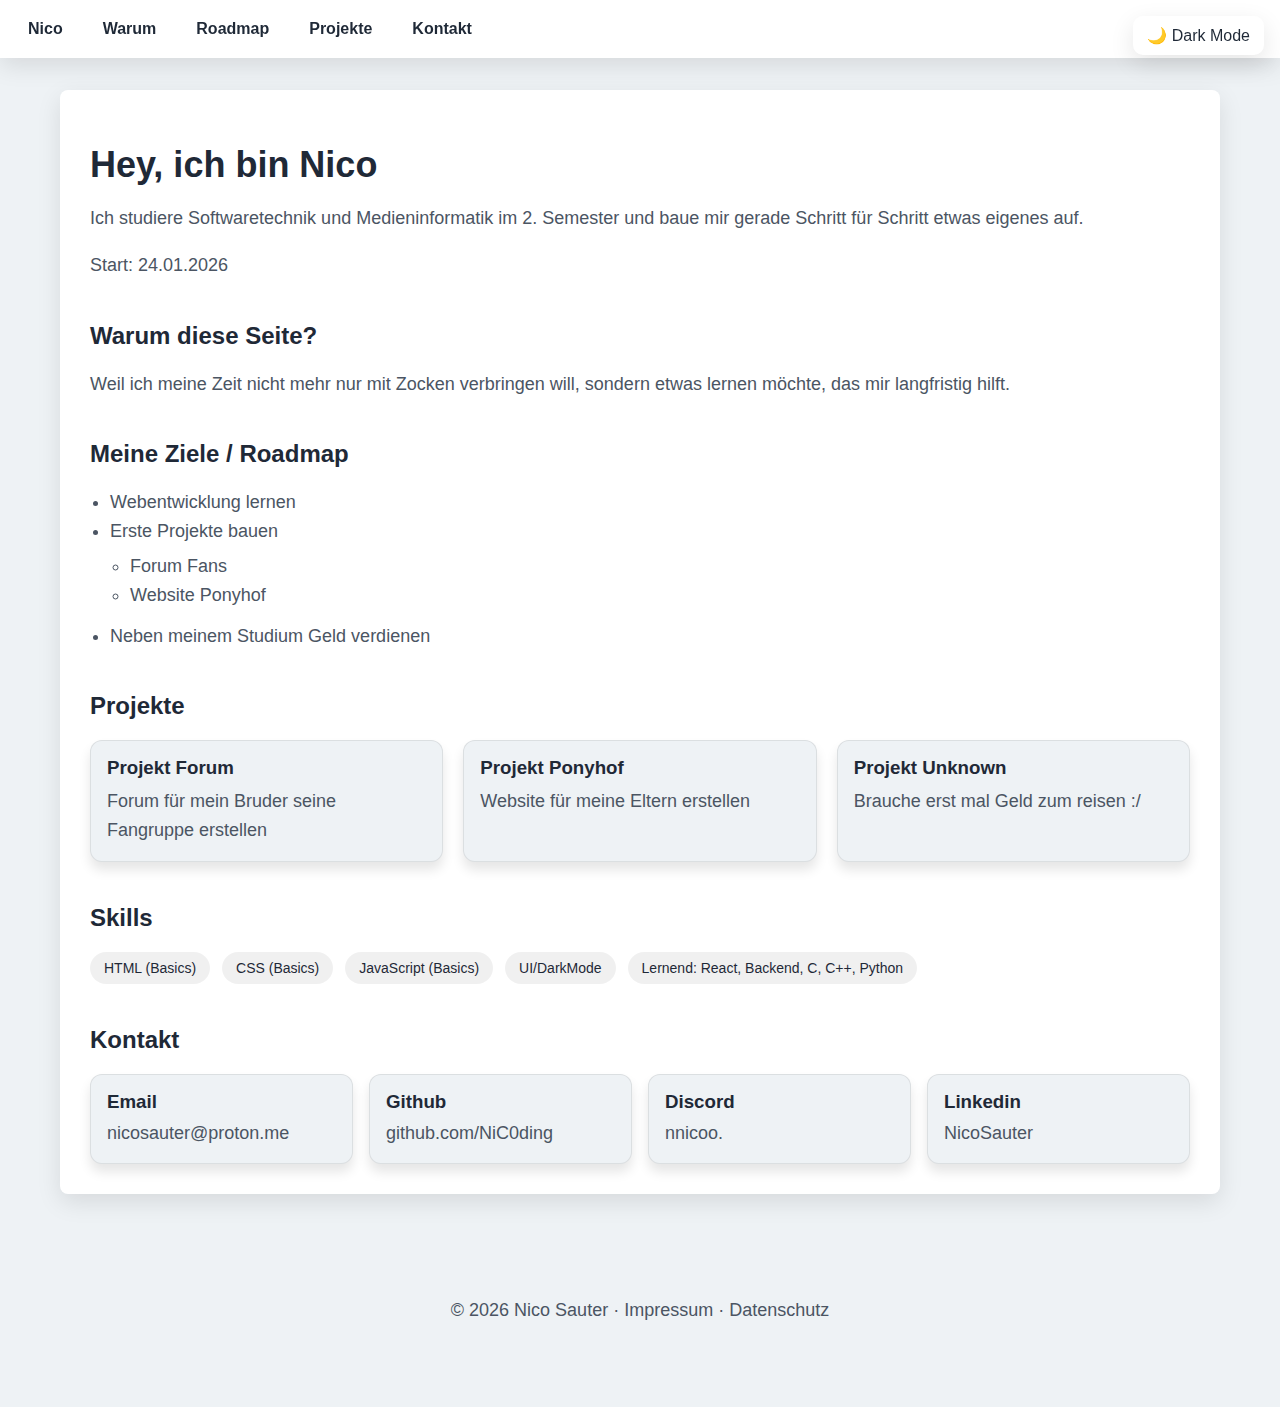
<file: index.html>
<!DOCTYPE html>
<html lang="de">

<head>
    <meta charset="UTF-8" />

    <script>
        const theme = localStorage.getItem("theme");
        if (theme === "dark") document.documentElement.classList.add("dark");
    </script>

    <meta name="viewport" content="width=device-width, initial-scale=1" />

    <link rel="stylesheet" href="style.css">

    <link rel="icon" href="favicon-light.ico" media="(prefers-color-scheme: light)">
    <link rel="icon" href="favicon-dark.ico" media="(prefers-color-scheme: dark)">

    <script src="./theme.js" defer></script>

    <title>Nico</title>
</head>

<body>

    <header>
        <nav>
            <a class="brand" href="#start">Nico</a>
            <a class="nav-link" href="#warum">Warum</a>
            <a class="nav-link" href="#roadmap">Roadmap</a>
            <a class="nav-link" href="#projekte">Projekte</a>
            <a class="nav-link" href="#kontakt">Kontakt</a>
        </nav>
    </header>

    <button id="themeToggle" type="button" aria-label="Theme umschalten">🌙 Dark Mode</button>

    <div class="card">
        <h1 id="start">Hey, ich bin Nico</h1>
        <p>
            Ich studiere Softwaretechnik und Medieninformatik im 2. Semester und baue mir gerade Schritt für Schritt
            etwas eigenes auf.
        </p>
        <p>Start: 24.01.2026</p>

        <h2 id="warum">Warum diese Seite?</h2>
        <p>
            Weil ich meine Zeit nicht mehr nur mit Zocken verbringen will, sondern etwas lernen möchte, das mir
            langfristig hilft.
        </p>

        <h2 id="roadmap">Meine Ziele / Roadmap</h2>
        <ul>
            <li>Webentwicklung lernen</li>
            <li>
                Erste Projekte bauen
                <ul>
                    <li>Forum Fans</li>
                    <li>Website Ponyhof</li>
                </ul>
            </li>
            <li>Neben meinem Studium Geld verdienen</li>
        </ul>

        <h2 id="projekte">Projekte</h2>
        <div class="projects">
            <div class="project">
                <h3>Projekt Forum</h3>
                <p>Forum für mein Bruder seine Fangruppe erstellen</p>
            </div>
            <div class="project">
                <h3>Projekt Ponyhof</h3>
                <p>Website für meine Eltern erstellen</p>
            </div>
            <div class="project">
                <h3>Projekt Unknown</h3>
                <p>Brauche erst mal Geld zum reisen :/</p>
            </div>
        </div>

        <h2 id="skills">Skills</h2>
        <div class="skills">
            <span class="skill">HTML (Basics)</span>
            <span class="skill">CSS (Basics)</span>
            <span class="skill">JavaScript (Basics)</span>
            <span class="skill">UI/DarkMode</span>
            <span class="skill">Lernend: React, Backend, C, C++, Python</span>
        </div>

        <h2 id="kontakt">Kontakt</h2>
        <div class="contact">
            <a class="contact-item contact-item-email" href="mailto:nicosauter@proton.me">
                <h3>Email</h3>
                <p>nicosauter@proton.me</p>
            </a>
            <a class="contact-item contact-item-github" target="_blank" rel="noopener norefferrer"
                href="https://github.com/NiC0ding">
                <h3>Github</h3>
                <p>github.com/NiC0ding</p>
            </a>
            <a class="contact-item contact-item-discord" href="#">
                <h3>Discord</h3>
                <p>nnicoo.</p>
            </a>
            <a class="contact-item contact-item-linkedin" href="#">
                <h3>Linkedin</h3>
                <p>NicoSauter</p>
            </a>
        </div>

    </div>

    <script>
        const navLinks = document.querySelectorAll("header nav a.nav-link");
        const headings = document.querySelectorAll("h1[id], h2[id]");

        function setActiveLink(id) {
            navLinks.forEach(link => link.classList.remove("active"));
            const active = document.querySelector(`header nav a.nav-link[href="#${id}"]`);
            if (active) active.classList.add("active");
        }

        const observer = new IntersectionObserver((entries) => {
            entries.forEach(entry => {
                if (entry.isIntersecting) {
                    setActiveLink(entry.target.id);
                }
            });
        }, {
            threshold: 0.6
        });

        headings.forEach(h => observer.observe(h));
    </script>

    <footer class="footer">
        <p>© 2026 Nico Sauter · <a href="impressum.html">Impressum</a> · <a href="datenschutz.html">Datenschutz</a></p>
    </footer>
</body>

</html>
</file>
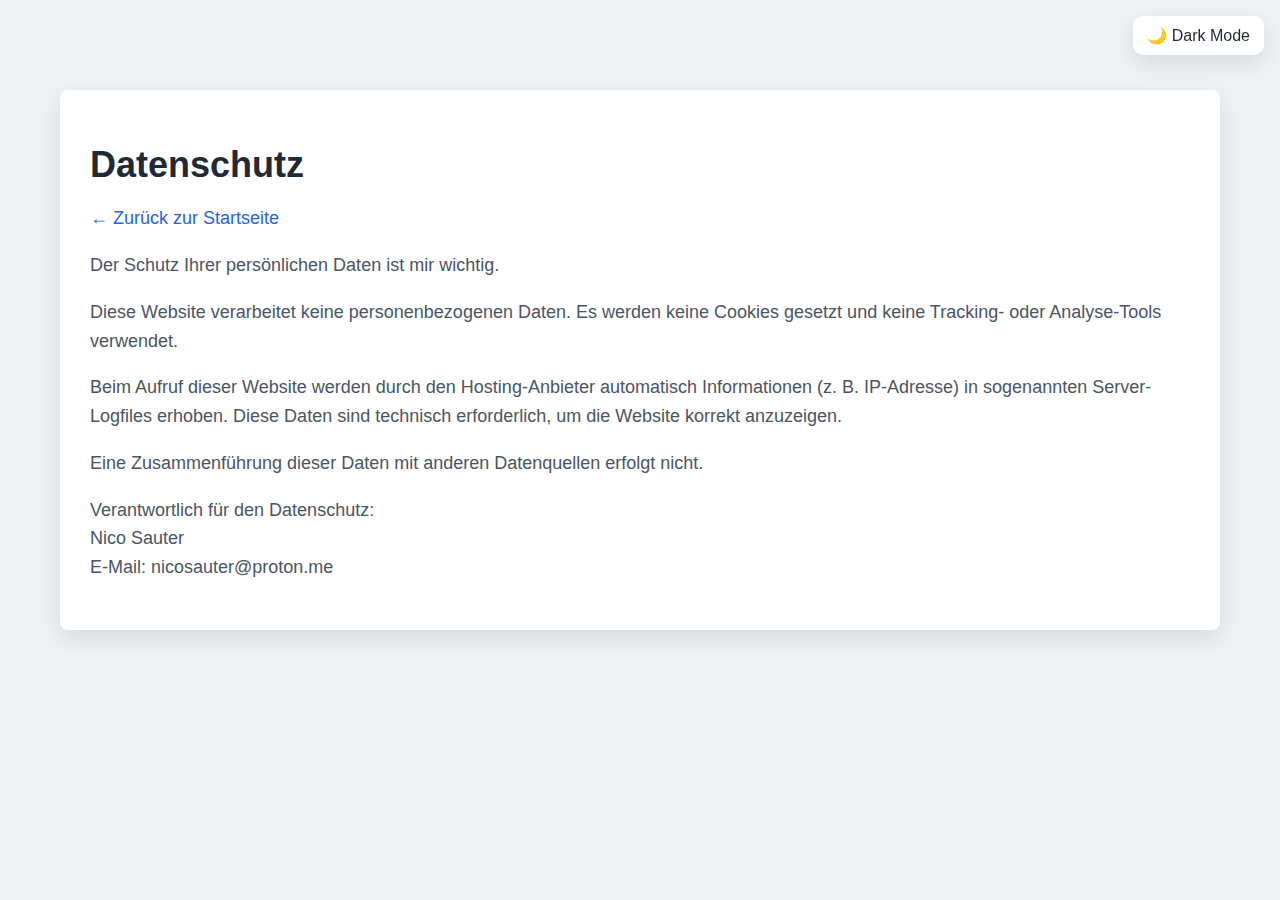
<file: datenschutz.html>
<!DOCTYPE html>
<html lang="de">
    
<head>
    <meta charset="UTF-8">

    <script>
        const theme = localStorage.getItem("theme");
        if (theme === "dark") document.documentElement.classList.add("dark");
    </script>
    
    <meta name="viewport" content="width=device-width, initial-scale=1.0">
    <title>Datenschutz</title>
    <link rel="stylesheet" href="style.css">

    <link rel="icon" href="favicon-light.ico" media="(prefers-color-scheme: light)">
    <link rel="icon" href="favicon-dark.ico" media="(prefers-color-scheme: dark)">

    <script src="./theme.js" defer></script>

</head>

<body>

    <button id="themeToggle" type="button" aria-label="Theme umschalten">🌙 Dark Mode</button>

    <div class="card">
        <h1>Datenschutz</h1>

        <p><a href="index.html">← Zurück zur Startseite</a></p>
        
        <p>
        Der Schutz Ihrer persönlichen Daten ist mir wichtig.
        </p>

        <p>
        Diese Website verarbeitet keine personenbezogenen Daten.
        Es werden keine Cookies gesetzt und keine Tracking- oder Analyse-Tools verwendet.
        </p>

        <p>
        Beim Aufruf dieser Website werden durch den Hosting-Anbieter automatisch
        Informationen (z. B. IP-Adresse) in sogenannten Server-Logfiles erhoben.
        Diese Daten sind technisch erforderlich, um die Website korrekt anzuzeigen.
        </p>

        <p>
        Eine Zusammenführung dieser Daten mit anderen Datenquellen erfolgt nicht.
        </p>

        <p>
        Verantwortlich für den Datenschutz:<br>
        Nico Sauter<br>
        E-Mail: nicosauter@proton.me
        </p>

    </div>

</body>

</html>
</file>
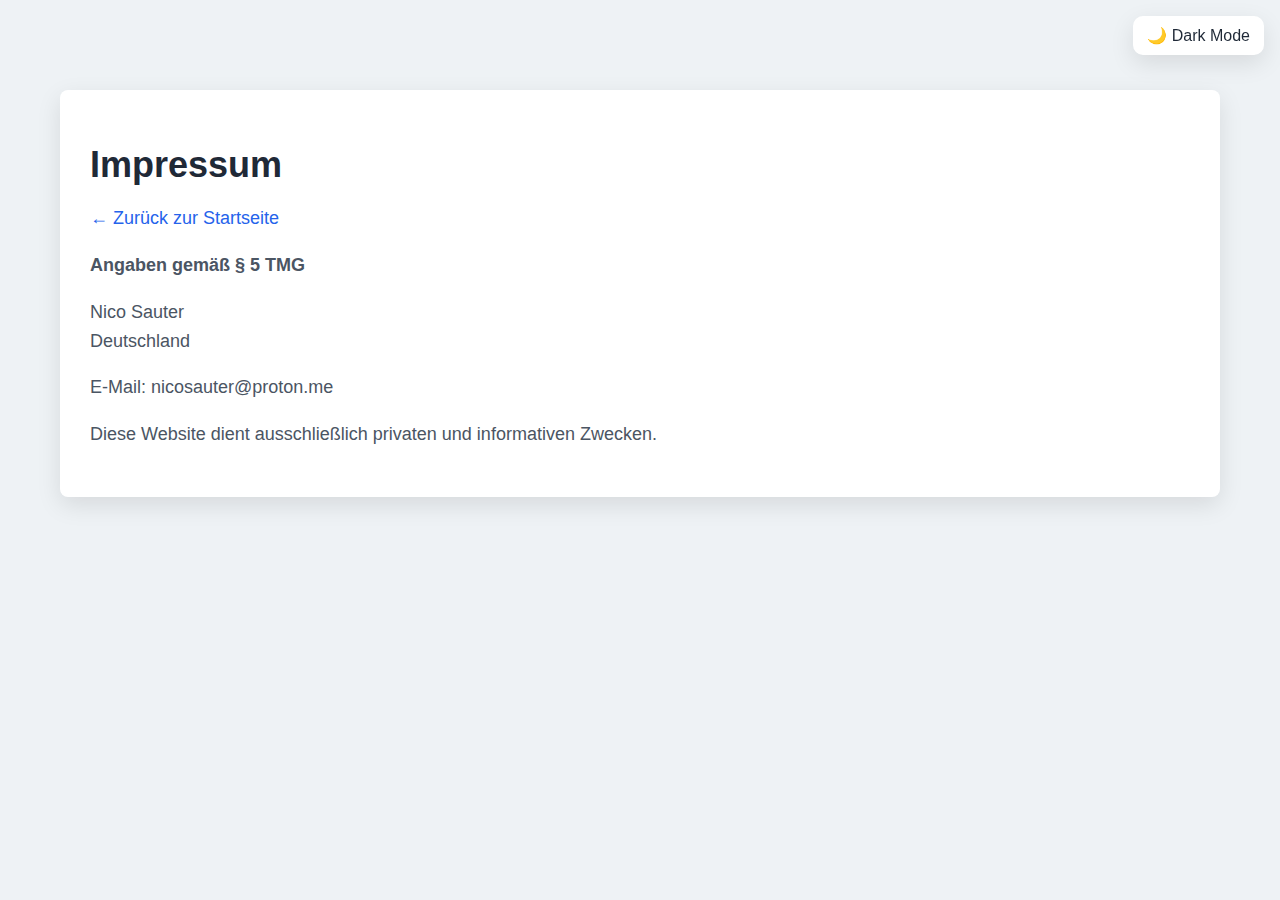
<file: impressum.html>
<!DOCTYPE html>
<html lang="de">
    
<head>
    <meta charset="UTF-8">

    <script>
        const theme = localStorage.getItem("theme");
        if (theme === "dark") document.documentElement.classList.add("dark");
    </script>

    <meta name="viewport" content="width=device-width, initial-scale=1.0">
    <title>Impressum</title>
    <link rel="stylesheet" href="style.css">

    <link rel="icon" href="favicon-light.ico" media="(prefers-color-scheme: light)">
    <link rel="icon" href="favicon-dark.ico" media="(prefers-color-scheme: dark)">

    <script src="./theme.js" defer></script>

</head>

<body>

    <button id="themeToggle" type="button" aria-label="Theme umschalten">🌙 Dark Mode</button>

    <div class="card">
        <h1>Impressum</h1>

        <p><a href="index.html">← Zurück zur Startseite</a></p>

        <p><strong>Angaben gemäß § 5 TMG</strong></p>

        <p>
            Nico Sauter<br>
            Deutschland
        </p>

        <p>
            E-Mail: nicosauter@proton.me
        </p>

        <p>
            Diese Website dient ausschließlich privaten und informativen Zwecken.
        </p>

    </div>

</body>

</html>
</file>
<file: style.css>
:root {
    --bg: #eef2f5;
    --card-bg: #ffffff;
    --text: #1f2937;
    --muted: #4b5563;
    --accent: #2563eb;
    --shadow: 0 8px 24px rgba(0, 0, 0, 0.10);
    --boxshadow: 0 8px 12px rgba(0, 0, 0, 0.10);
}

/* Dark Mode */
html.dark {
    --bg: #121826;
    --card-bg: #1a2236;
    --text: #e6e8ee;
    --muted: #b0b6c3;
    --accent: #7aa2f7;
    --shadow: 0 12px 30px rgba(0, 0, 0, 0.35);
    --boxshadow: 0 8px 12px rgba(0, 0, 0, 0.35);
}

body {
    font-family: 'Segoe UI', sans-serif;
    background-color: var(--bg);
    color: var(--text);
    margin: 0;
    padding: 90px 40px 40px;
}

body, .card, #themeToggle {
    transition: background 0.25s ease, color 0.25s ease, box-shadow 0.25s ease, transform 0.15s ease;
}

#themeToggle {
    position: fixed;
    top: 16px;
    right: 16px;

    padding: 10px 14px;
    border: 0;
    border-radius: 10px;

    background: var(--card-bg);
    color: var(--text);
    box-shadow: var(--shadow);
    cursor: pointer;
    font-size: 16px;
}

#themeToggle:hover {
    transform: translateY(-1px);
}

#themeToggle:active {
    transform: translateY(1px);
}

.card {
    background: var(--card-bg);
    max-width: 1100px;
    margin: auto;
    padding: 30px;
    border-radius: 8px;
    box-shadow: var(--shadow);
}

h1 {
    font-size: 36px;
    margin-bottom: 10px;
}

h2 {
    margin-top: 42px;
}

h1 h2 {
    scroll-margin-top: 90px;
}

p, li {
    color: var(--muted);
    font-size: 18px;
    line-height: 1.6;
}

li:hover {
    color: var(--accent);
    cursor: pointer;
}

ul {
    padding-left: 20px;
}

ul ul {
    margin-top: 6px;
    margin-bottom: 12px;
    font-size: 16px;
    color: var(--muted);
    padding-left: 20px;
}

a {
    color: var(--accent);
    text-decoration: none;
}

a:hover {
    text-decoration: underline;
}

header {
    position: fixed; top: 0; left: 0; right: 0;
    background: var(--card-bg);
    box-shadow: var(--shadow);    
}

header nav {
    display: flex;
    gap: 16px;
    padding: 12px 16px;
}

header nav a {
    text-decoration: none;
    color: var(--text);
    padding: 8px 12px;
    border-radius: 10px;
    font-weight: 600;
}

header nav a:hover {
    background: rgba(0, 0, 0, 0.05);
}

html.dark header nav a:hover {
    background: rgba(255, 255, 255, 0.05);
}

header nav a:active {
    background: rgba(0, 0, 0, 0.08);
    color: var(--accent);
}

html.dark header nav a:active {
    background: rgba(255, 255, 255, 0.08);
    columns: var(--accent);
}

header nav a.brand {
    font-weight: 700;
}

.projects {
    display: grid;
    gap: 20px;
    grid-template-columns: repeat(3, 1fr);
}

@media (max-width: 800px) {
    .projects {
        grid-template-columns: 1fr;
    }
    .contact {
        grid-template-columns: 1fr;
    }
}

.project {
    background: var(--bg);
    padding: 16px;
    border-radius: 12px;
    box-shadow: var(--boxshadow);
    border: 1px solid rgba(0, 0, 0, 0.08);
    transition: transform 0.2s ease, box-shadow 0.2s ease;
}

.project:hover {
    transform: translateY(-8px);
    box-shadow: var(--boxshadow);
    cursor: pointer;
}

html.dark .project {
    border: 1px solid rgba(255, 255, 255, 0.08);
}

.project h3 {
    margin-top: 0;
    margin-bottom: 8px;
}

.project p {
    margin: 0;
}

.skills {
    display: flex;
    flex-wrap: wrap;
    gap: 12px;
}

.skill {
    padding: 8px 14px;
    border-radius: 999px;
    background: rgba(0, 0, 0, 0.06);
    font-size: 14px;
}

html.dark .skill {
    background: rgba(255, 255, 255, 0.05);
}

.contact {
    display: grid;
    gap: 16px;
    grid-template-columns: repeat(auto-fit, minmax(220px, 1fr));
}

.contact-item {
    background: var(--bg);
    padding: 16px;
    border: 1px solid rgba(0, 0, 0, 0.08);
    border-radius: 12px;
    box-shadow: var(--boxshadow);
    text-decoration: none;
    color: var(--text);
    display: block;
    transition: transform 0.2s ease, box-shadow 0.2s ease;
}

.contact-item:hover {
    transform: translateY(-8px);
    cursor: pointer;
}

.contact-item h3 {
    margin-top: 0;
    margin-bottom: 6px;
}

.contact-item p {
    margin: 0;
    color: var(--muted);
}

.footer {
    margin-top: 60px;
    padding: 24px 16px;
    text-align: center;
    color: var(--muted);
    font-size: 14px;
}

.footer a {
    color: var(--muted);
    text-decoration: none;
}

.footer a:hover {
    color: var(--accent)
}
</file>
